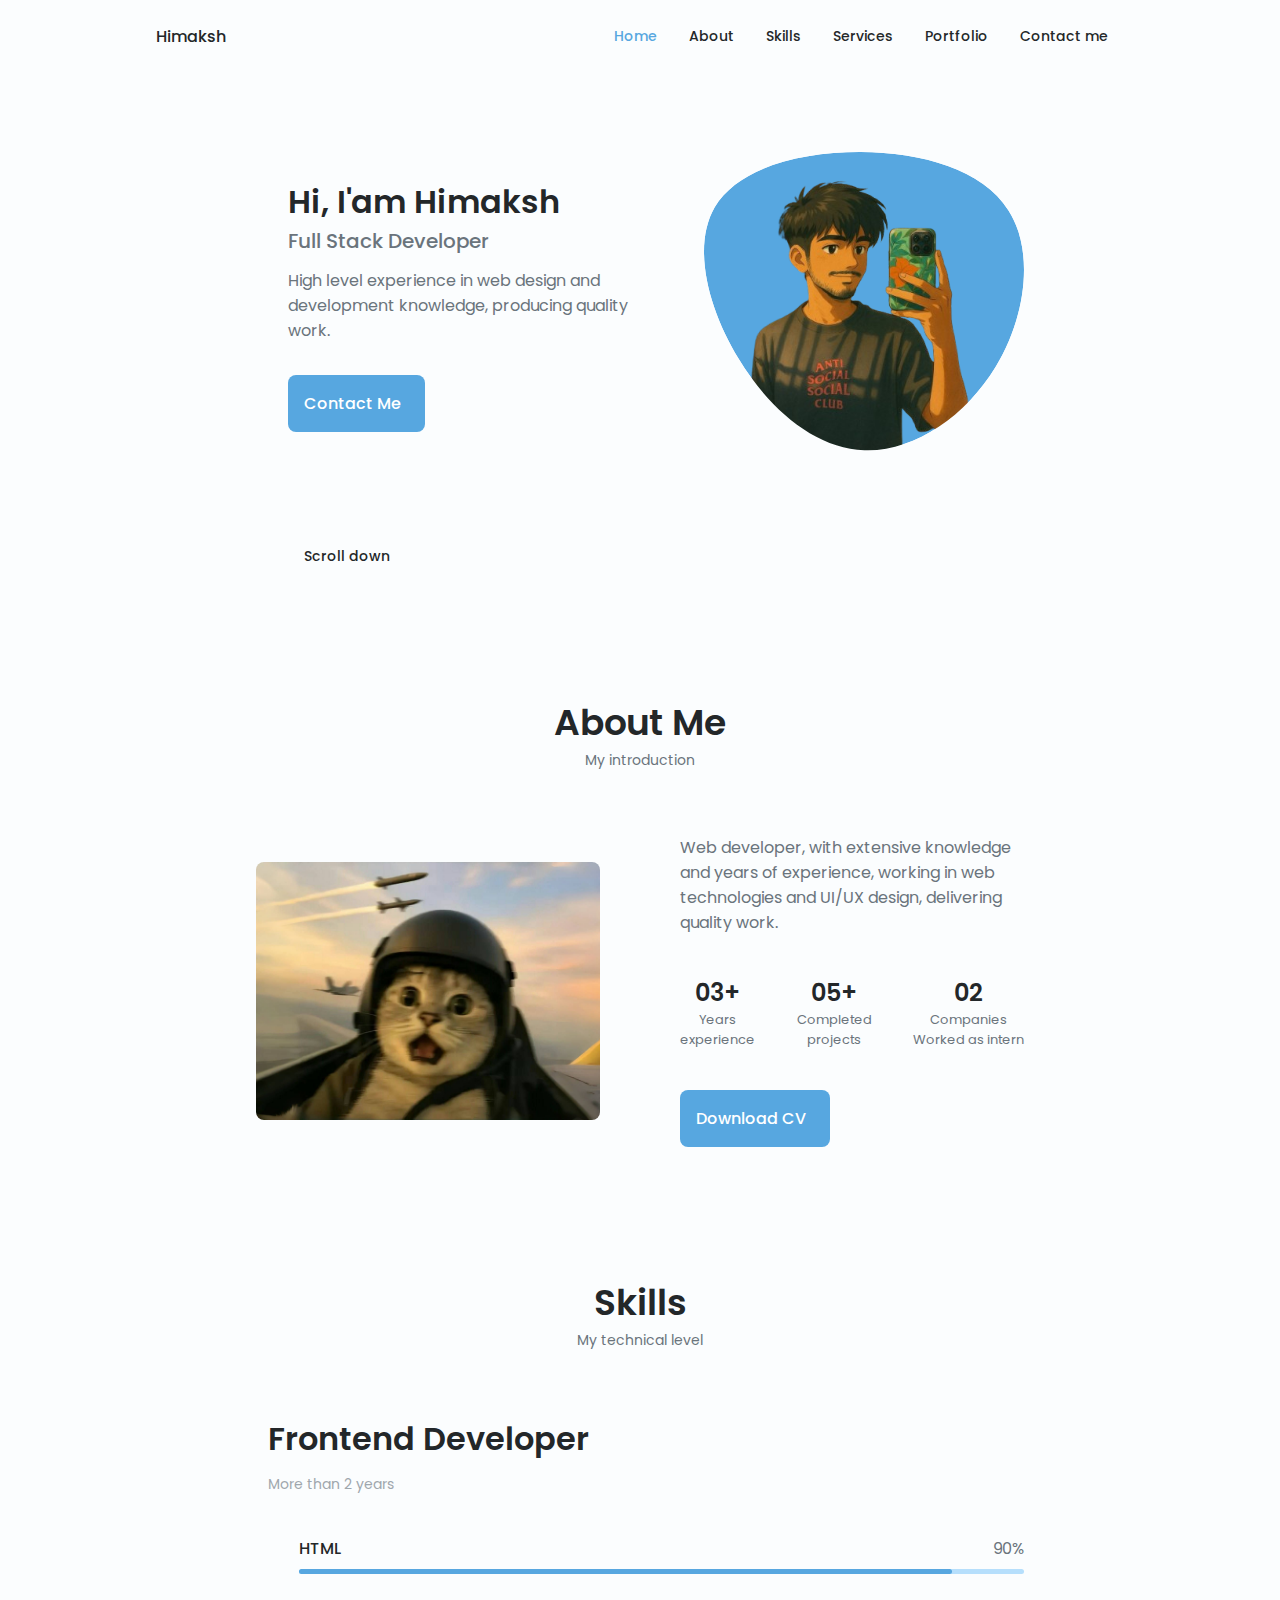
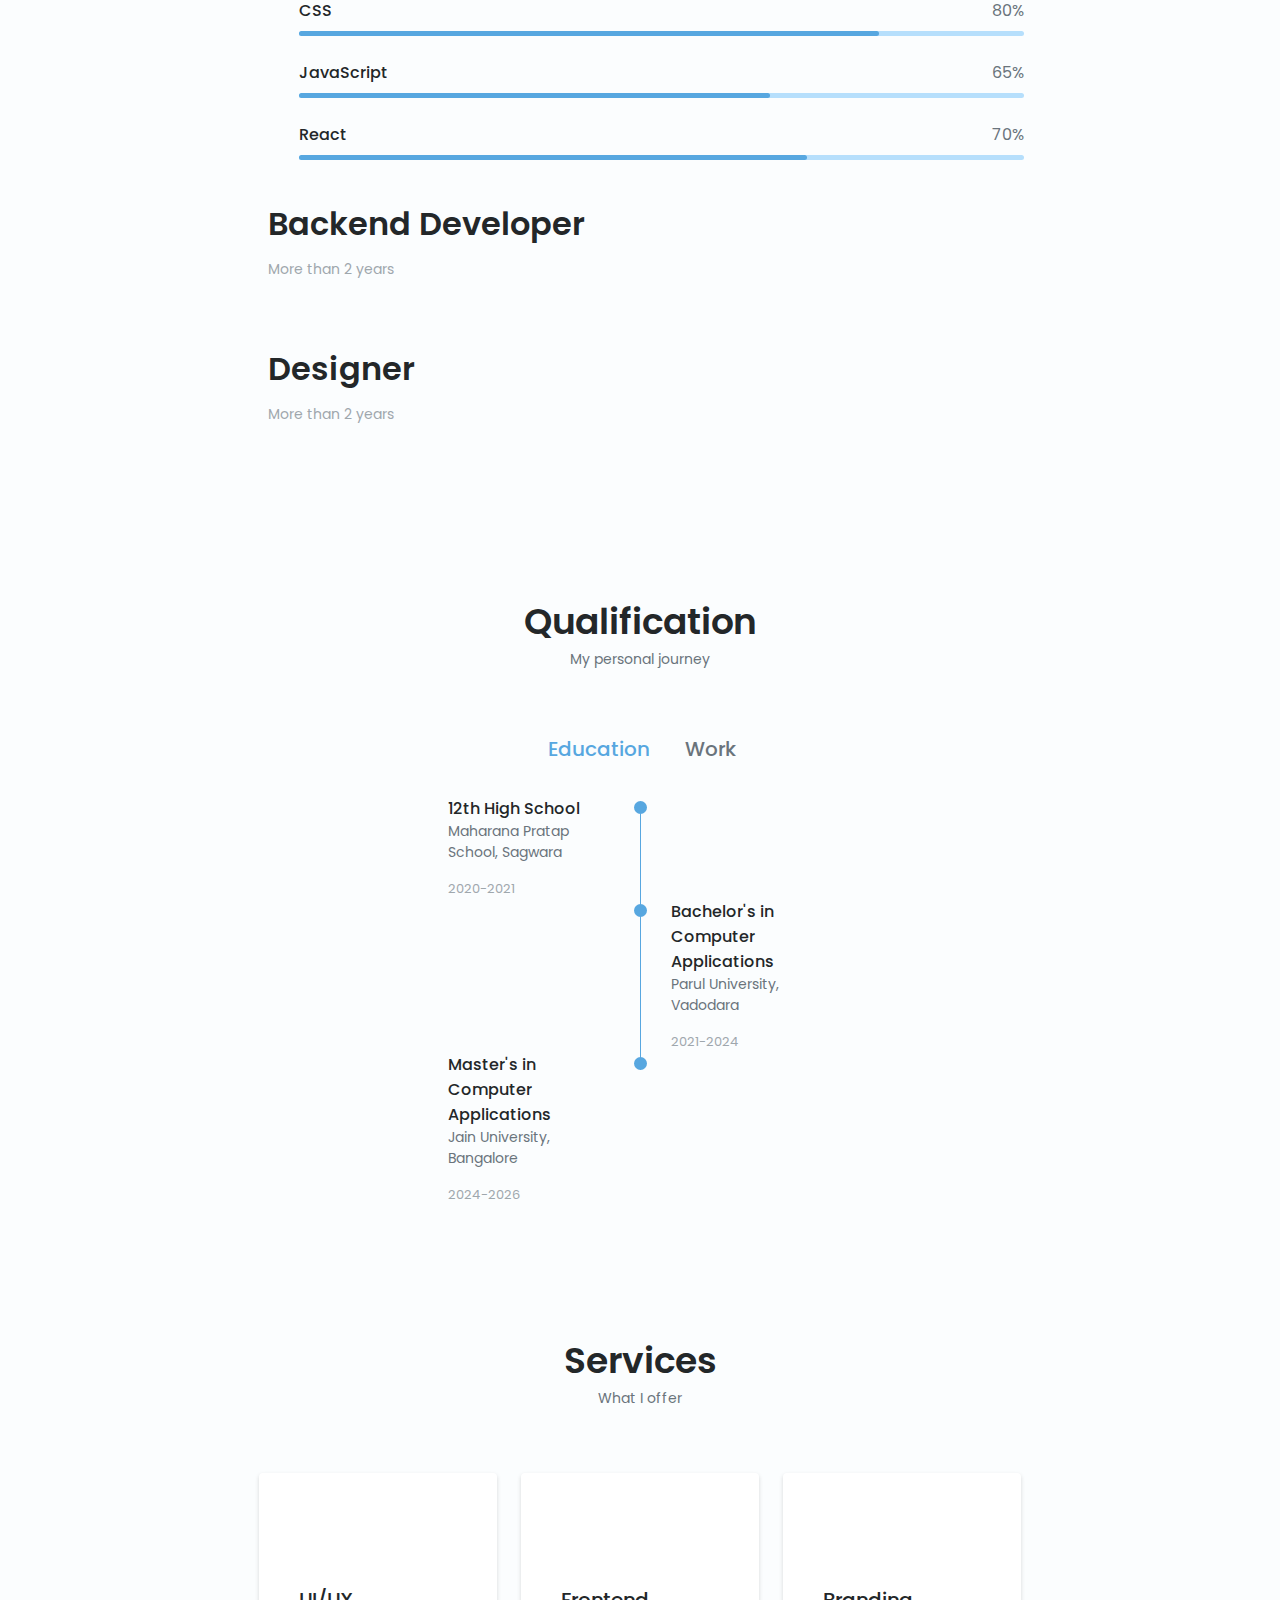
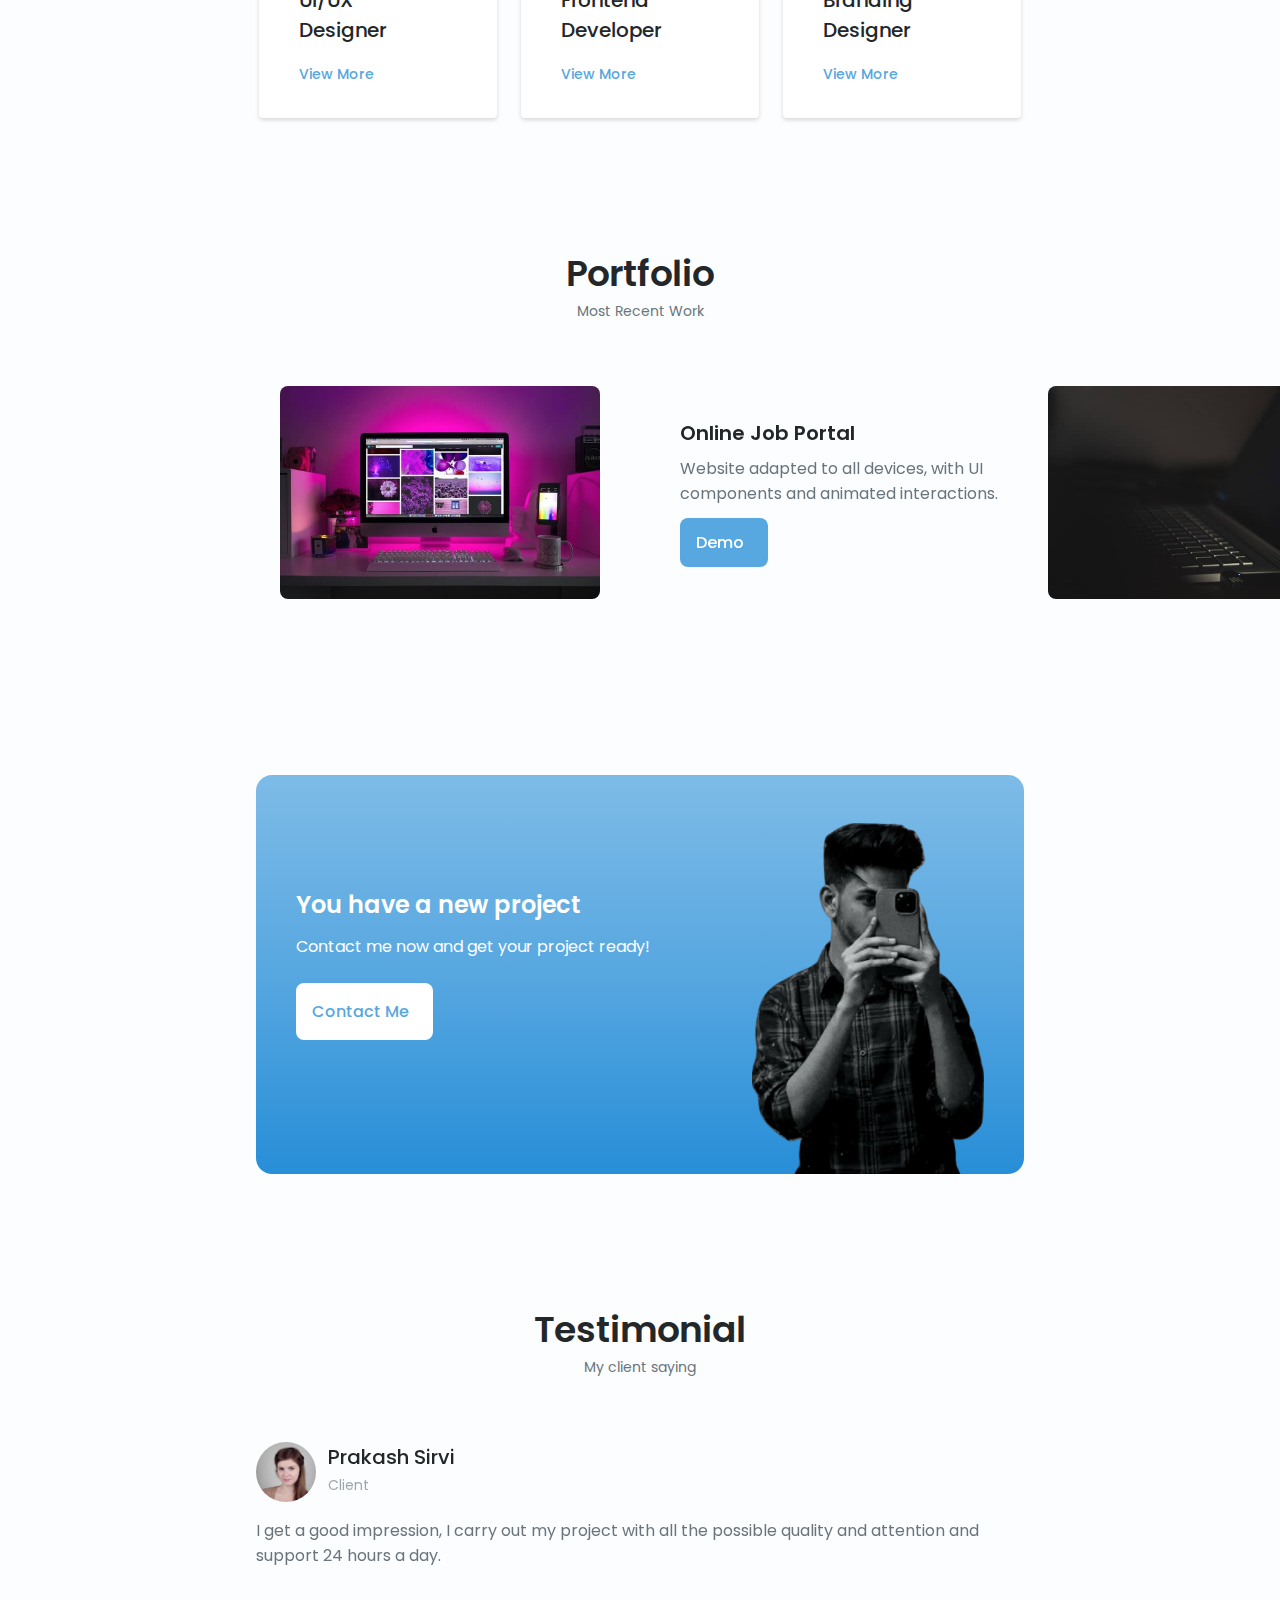
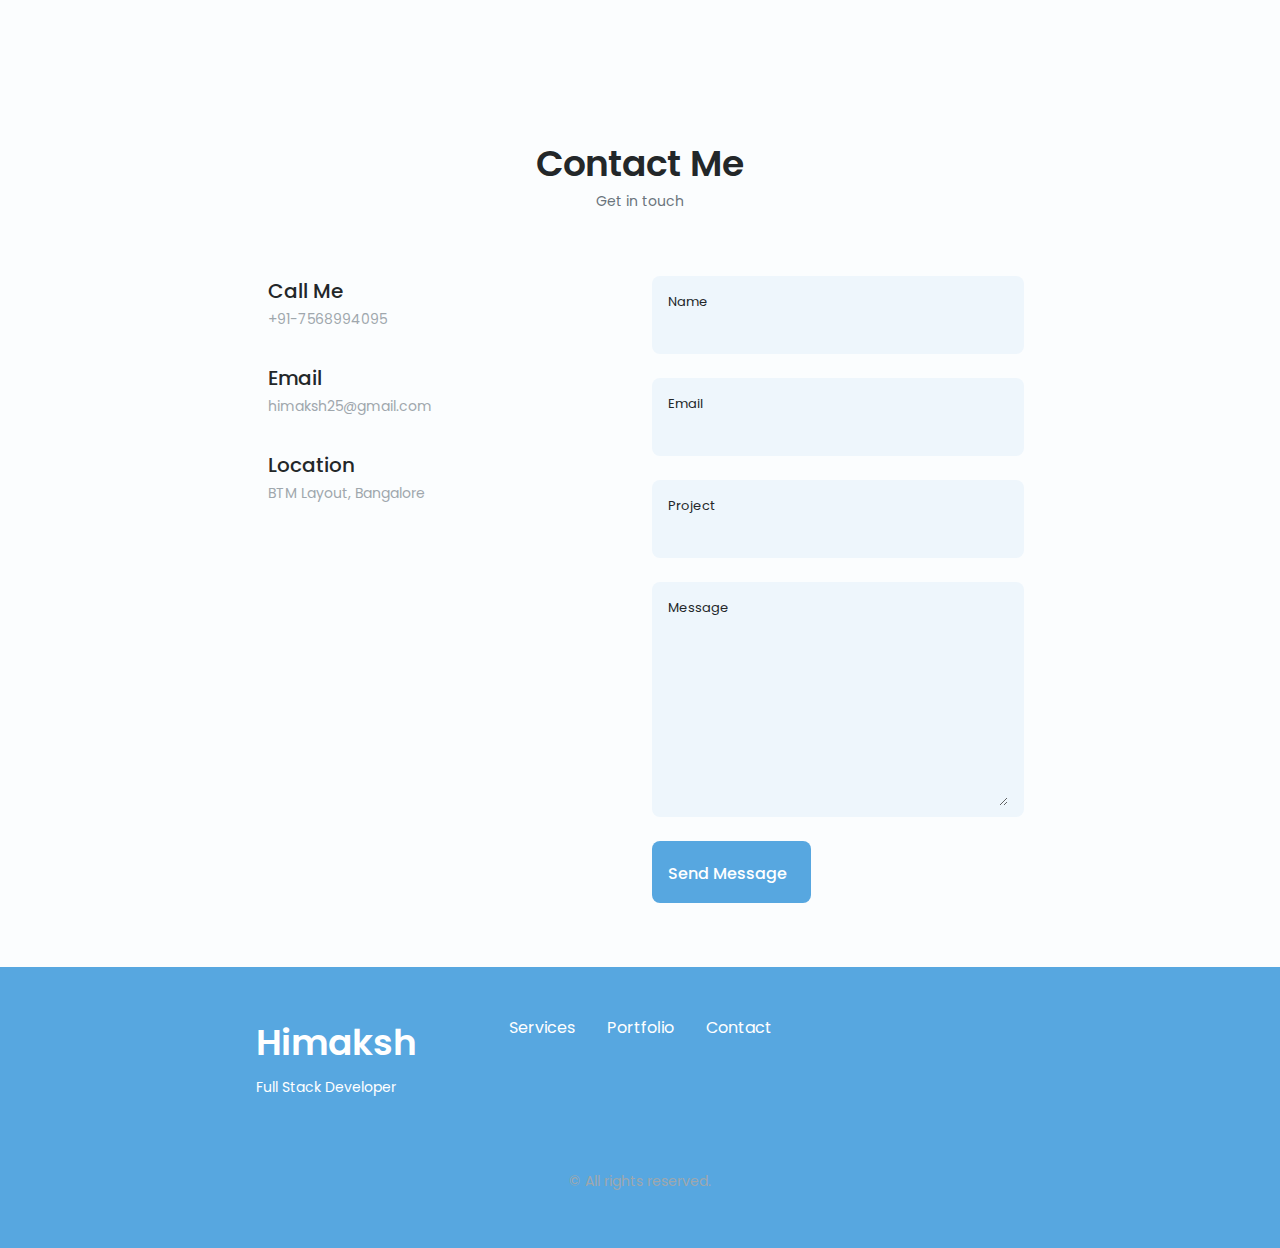
<file: index.html>
<!DOCTYPE html>
    <html lang="en">
    <head>
        <meta charset="UTF-8">
        <meta name="viewport" content="width=device-width, initial-scale=1.0">

        <!--==================== UNICONS ====================-->
        <link rel="stylesheet" href="https://unicons.iconscout.com/release/v4.0.8/css/line.css">
        
        <!--==================== SWIPER CSS ====================-->
        <link rel="stylesheet" href="assets/css/swiper-bundle.min.css">
        
        <!--==================== CSS ====================-->
        <link rel="stylesheet" href="assets/css/styles.css">

        <title>Responsive Portfolio Website</title>
    </head>
    <body>
        <!--==================== HEADER ====================-->
        <header class="header" id="header">
            <nav class="nav container"> 
                <a href="#" class="nav__logo">Himaksh</a>

                <div class="nav__menu" id="nav-menu">
                    <ul class="nav__list grid">
                        <list class="nav__item">
                            <a href="#home" class="nav__link active-link">
                                <i class="uil uil-estate nav__icon"></i> Home
                            </a>
                        </list>
                        <list class="nav__item">
                            <a href="#about" class="nav__link">
                                <i class="uil uil-user nav__icon"></i> About
                            </a>
                        </list>
                        <list class="nav__item">
                            <a href="#skills" class="nav__link">
                                <i class="uil uil-file-alt nav__icon"></i> Skills
                            </a>
                        </list>
                        <list class="nav__item">
                            <a href="#services" class="nav__link">
                                <i class="uil uil-briefcase nav__icon"></i> Services
                            </a>
                        </list>
                        <list class="nav__item">
                            <a href="#portfolio" class="nav__link">
                                <i class="uil uil-scenery nav__icon"></i> Portfolio
                            </a>
                        </list>
                        <list class="nav__item">
                            <a href="#contact" class="nav__link">
                                <i class="uil uil-message nav__icon"></i> Contact me
                            </a>
                        </list>
                    </ul>
                    <i class="uil uil-times nav__close" id="nav-close"></i>
                </div>
                <div class="nav__btns">
                    <!-- Theme change button -->
                     <i class="uil uil-moon change-theme" id="theme-button"></i>
                    <div class="nav__toggle" id="nav-toggle">
                        <i class="uil uil-apps"></i>
                    </div>
                </div>
            </nav>
        </header>
        
        <!--==================== MAIN ====================-->
        <main class="main">
            <!--==================== HOME ====================-->
            <section class="home section" id="home">
                <div class="home__container container grid">
                    <div class="home__content grid">
                      <div class = "home__social">
                            <a href="https://www.linkedin.com/in/himaksh-yadav-49411924b?utm_source=share&utm_campaign=share_via&utm_content=profile&utm_medium=ios_app" target="_blank" class = "home__social-icon">
                                <i class="uil uil-linkedin"></i>
                           </a>

                           <a href="https://dribble.com/" target="_blank" class = "home__social-icon">
                               <i class="uil uil-dribbble"></i>
                           </a>

                           <a href="https://github.com/" target="_blank" class = "home__social-icon">
                               <i class="uil uil-github-alt"></i>
                           </a>
                        </div>

                        <div class="home__img">
                            <svg class="home__blob" viewBox="0 0 200 187" xmlns="http://www.w3.org/2000/svg" xmlns:xlink="http://www.w3.org/1999/xlink">
                                <mask id="mask0" mask-type="alpha">
                                    <path d="M190.312 36.4879C206.582 62.1187 201.309 102.826 182.328 134.186C163.346 165.547 
                                    130.807 187.559 100.226 186.353C69.6454 185.297 41.0228 161.023 21.7403 129.362C2.45775 
                                    97.8511 -7.48481 59.1033 6.67581 34.5279C20.9871 10.1032 59.7028 -0.149132 97.9666 
                                    0.00163737C136.23 0.303176 174.193 10.857 190.312 36.4879Z"/>
                                </mask>
                                <g mask="url(#mask0)">
                                    <path d="M190.312 36.4879C206.582 62.1187 201.309 102.826 182.328 134.186C163.346 
                                    165.547 130.807 187.559 100.226 186.353C69.6454 185.297 41.0228 161.023 21.7403 
                                    129.362C2.45775 97.8511 -7.48481 59.1033 6.67581 34.5279C20.9871 10.1032 59.7028 
                                    -0.149132 97.9666 0.00163737C136.23 0.303176 174.193 10.857 190.312 36.4879Z"/>
                                    <image class="home__blob-img" x='0' y='-60' href="assets/img/himaksh.png"/>
                                </g>
                            </svg>
                        </div>
                         <div class = "home__data">
                            <h1 class="home__title">Hi, I'am Himaksh</h1>
                            <h3 class = "home__subtitle"> Full Stack Developer </h3>
                            <p class = "home__description">High level experience in web design and 
                            development knowledge, producing quality work.</p>
                            <a href = "#contact" class="button button--flex">
                            Contact Me <i class="uil uil-message button__icon"></i> 
                            </a>
                         </div>
                    </div>
                       
                    <div class="home__scroll">
                        <a href="#about" class="home__scroll-button button--flex">
                            <i class="uil uil-mouse-alt home__scroll-mouse"></i>
                            <span class="home__scroll-name">Scroll down</span>
                            <i class="uil uil-arrow-down home__scroll-arrow"></i>
                        </a>
                    </div>
                </div>
                
            </section>

            <!--==================== ABOUT ====================-->
            <section class="about section" id="about">
                <h2 class="section__title">About Me</h2>
                <span class="section__subtitle">My introduction</span>

                <div class="about__container container grid">
                    <img src="assets/img/cat.jpg" alt="" class="about__img">
                    
                    <div class="about__data">
                        <p class="about__description">Web developer, with extensive knowledge and years of
                            experience, working in web technologies and UI/UX design, delivering quality work.
                        </p>
                        <div class="about__info">
                            <div>
                                <span class="about__info-title">03+</span>
                                <span class="about__info-name">Years <br> experience</span>
                            </div>

                            <div>
                                <span class="about__info-title">05+</span>
                                <span class="about__info-name">Completed <br> projects</span>
                            </div>

                            <div>
                                <span class="about__info-title">02</span>
                                <span class="about__info-name">Companies <br> Worked as intern</span>
                            </div>
                        </div>
                        <div class="about__buttons">
                            <a download="" href="assets/pdf/Outbox_Resume.pdf" class="button button--flex">
                                Download CV<i class="uil uil-download-alt button__icon"></i>
                            </a>
                        </div>
                    </div>
                </div>
            </section>

            <!--==================== SKILLS ====================-->
            <section class="skills section" id="skills">
                <h2 class="section__title">Skills</h2>
                <span class="section__subtitle">My technical level</span>

                <div class="skills_container container grid">
                    <div>
                        <!--==================== SKILL 1====================-->
                        <div class="skills__content skills__open">
                            <div class="skills__header">
                                <i class="uil uil-brackets-curly skills__icon"></i>
                                
                                <div>
                                    <h1 class="skills__titles">Frontend Developer</h1>
                                    <span class="skills__subtitle">More than 2 years</span>
                                </div>

                                <i class="uil uil-angle-down skills__arrow"></i>
                            </div>

                            <div class="skills__list grid">
                                <div class="skills__data">
                                    <div class="skills__titles">
                                        <h3 class="skills__name">HTML</h3>
                                        <span class="skills__number">90%</span>  
                                    </div>
                                    <div class="skills__bar">
                                        <span class="skills__percentage skills__html"></span>
                                    </div>
                                </div>

                                <div class="skills__data">
                                    <div class="skills__titles">
                                        <h3 class="skills__name">CSS</h3>
                                        <span class="skills__number">80%</span>  
                                    </div>
                                    <div class="skills__bar">
                                        <span class="skills__percentage skills__css"></span>
                                    </div>
                                </div>

                                <div class="skills__data">
                                    <div class="skills__titles">
                                        <h3 class="skills__name">JavaScript</h3>
                                        <span class="skills__number">65%</span>  
                                    </div>
                                    <div class="skills__bar">
                                        <span class="skills__percentage skills__js"></span>
                                    </div>
                                </div>

                                <div class="skills__data">
                                    <div class="skills__titles">
                                        <h3 class="skills__name">React</h3>
                                        <span class="skills__number">70%</span>  
                                    </div>
                                    <div class="skills__bar">
                                        <span class="skills__percentage skills__react"></span>
                                    </div>
                                </div>
                            </div>                      
                        </div>
                        
                        <!--==================== SKILL 2====================-->
                        <div class="skills__content skills__close">
                            <div class="skills__header">
                                <i class="uil uil-database skills__icon"></i >
                                
                                <div>
                                    <h1 class="skills__titles">Backend Developer</h1>
                                    <span class="skills__subtitle">More than 2 years</span>
                                </div>

                                <i class="uil uil-angle-down skills__arrow"></i>
                            </div>

                            <div class="skills__list grid">
                                <div class="skills__data">
                                    <div class="skills__titles">
                                        <h3 class="skills__name">PHP</h3>
                                        <span class="skills__number">75%</span>  
                                    </div>
                                    <div class="skills__bar">
                                        <span class="skills__percentage skills__php"></span>
                                    </div>
                                </div>

                                <div class="skills__data">
                                    <div class="skills__titles">
                                        <h3 class="skills__name">Node Js</h3>
                                        <span class="skills__number">70%</span>  
                                    </div>
                                    <div class="skills__bar">
                                        <span class="skills__percentage skills__node"></span>
                                    </div>
                                </div>

                                <div class="skills__data">
                                    <div class="skills__titles">
                                        <h3 class="skills__name">Firebase</h3>
                                        <span class="skills__number">75%</span>  
                                    </div>
                                    <div class="skills__bar">
                                        <span class="skills__percentage skills__firebase"></span>
                                    </div>
                                </div>

                                <div class="skills__data">
                                    <div class="skills__titles">
                                        <h3 class="skills__name">Python</h3>
                                        <span class="skills__number">80%</span>  
                                    </div>
                                    <div class="skills__bar">
                                        <span class="skills__percentage skills__python"></span>
                                    </div>
                                </div>
                            </div>                      
                        </div>   
                    </div>

                    <div>
                        <!--==================== SKILL 3====================-->
                        <div class="skills__content skills__close">
                            <div class="skills__header">
                                <i class="uil uil-swatchbook skills__icon"></i>
                                
                                <div>
                                    <h1 class="skills__titles">Designer</h1>
                                    <span class="skills__subtitle">More than 2 years</span>
                                </div>

                                <i class="uil uil-angle-down skills__arrow"></i>
                            </div>

                            <div class="skills__list grid">
                                <div class="skills__data">
                                    <div class="skills__titles">
                                        <h3 class="skills__name">Figma</h3>
                                        <span class="skills__number">90%</span>  
                                    </div>
                                    <div class="skills__bar">
                                        <span class="skills__percentage skills__figma"></span>
                                    </div>
                                </div>

                                <div class="skills__data">
                                    <div class="skills__titles">
                                        <h3 class="skills__name">Sketch</h3>
                                        <span class="skills__number">85%</span>  
                                    </div>
                                    <div class="skills__bar">
                                        <span class="skills__percentage skills__sketch"></span>
                                    </div>
                                </div>

                                <div class="skills__data">
                                    <div class="skills__titles">
                                        <h3 class="skills__name">Photoshop</h3>
                                        <span class="skills__number">85%</span>  
                                    </div>
                                    <div class="skills__bar">
                                        <span class="skills__percentage skills__photoshop"></span>
                                    </div>
                                </div>
                            </div>                      
                        </div>
                    </div>
                </div>
            </section>

            <!--==================== QUALIFICATION ====================-->
            <section class="qualification section">
                <h2 class="section__title">Qualification</h2>
                <span class="section__subtitle">My personal journey</span>

                <div class="qualification__container container">
                    <div class="qualification__tabs">
                        <div class="qualification__button button--flex qualification__active" data-target="#education">
                            <i class="uil uil-graduation-cap qualification__icon"></i>
                            Education
                        </div>

                        <div class="qualification__button button--flex" data-target="#work">
                            <i class="uil uil-briefcase-alt qualification__icon"></i>
                            Work
                        </div>
                    </div>

                    <div class="qualification__sections">
                        <!--==================== QUALIFICATION CONTENT 1 ====================-->
                        <div class="qualification__content qualification__active" data-content id="education">
                            <!--==================== 12th High School ====================-->
                            <div class="qualification__data">
                                <div>
                                    <h3 class="qualification__title">12th High School</h3>
                                    <span class="qualification__subtitle">Maharana Pratap School, Sagwara</span>
                                    <div class="qualification__calendar">
                                        <i class="uil uil-calendar-alt"></i>
                                        2020-2021
                                    </div>
                                </div>

                                <div>
                                    <span class="qualification__rounder"></span>
                                    <span class="qualification__line"></span>
                                </div>
                            </div>

                            <!--==================== BACHELOR'S ====================-->
                            <div class="qualification__data">
                                <div></div>
                                <div>
                                    <span class="qualification__rounder"></span>
                                    <span class="qualification__line"></span>
                                </div>
                                
                                <div>
                                    <h3 class="qualification__title">Bachelor's in Computer Applications</h3>
                                    <span class="qualification__subtitle">Parul University, Vadodara</span>
                                    <div class="qualification__calendar">
                                        <i class="uil uil-calendar-alt"></i>
                                        2021-2024
                                    </div>
                                </div>
                            </div>

                            <!--==================== MASTER'S ====================-->
                            <div class="qualification__data">
                                <div>
                                    <h3 class="qualification__title">Master's in Computer Applications</h3>
                                    <span class="qualification__subtitle">Jain University, Bangalore</span>
                                    <div class="qualification__calendar">
                                        <i class="uil uil-calendar-alt"></i>
                                        2024-2026
                                    </div>
                                </div>
                                <div>
                                    <span class="qualification__rounder"></span>
                                </div>
                            </div>
                        </div>

                        <!--==================== WORK CONTENT ====================-->
                        <div class="qualification__content" data-content id="work">
                            <!--==================== QUALIFICATION 1 ====================-->
                            <div class="qualification__data">
                                <div></div>
                                <div>
                                    <span class="qualification__rounder"></span>
                                    <span class="qualification__line"></span>
                                </div>
                                <div>
                                    <h3 class="qualification__title">Full Stack Developer</h3>
                                    <span class="qualification__subtitle">Calcs Pvt. Ltd.</span>
                                    <div class="qualification__calendar">
                                        <i class="uil uil-calendar-alt"></i>
                                        2023-2024
                                    </div>
                                </div>  
                            </div>

                            <!--==================== FULL STACK DEVELOPER - NEXT AFIELD ====================-->
                            <div class="qualification__data">
                                <div>
                                    <h3 class="qualification__title">Full Stack Developer</h3>
                                    <span class="qualification__subtitle">Next Afield</span>
                                    <div class="qualification__calendar">
                                        <i class="uil uil-calendar-alt"></i>
                                        2025-Current
                                    </div>
                                </div>
                                <div>
                                    <span class="qualification__rounder"></span>
                                </div>
                            </div>
                        </div>
                    </div>
                </div>
            </section>

            <!--==================== SERVICES ====================-->
            <section class="services section" id="services">
                 <h2 class="section__title">Services</h2>
                 <span class="section__subtitle">What I offer</span>

                 <div class="services__container container grid">
                    <!--==================== SERVICE 1 ====================-->
                    <div class="services__content">
                        <div>
                            <i class="uil uil-web-grid services__icon"></i>
                            <h3 class="services__title">UI/UX <br> Designer</h3>
                        </div>

                        <span class="button button--flex button--small button--link services__button">
                            View More
                            <i class="uil uil-arrow-right button__icon"></i>
                        </span>
                        <div class="services__modal">
                            <div class="services__modal-content">
                                <h4 class="services__modal-title">UI/UX <br>Designer</h4>
                                <i class="uil uil-times services__modal-close"></i>

                                <ul class="services__modal-services grid">
                                    <li class="services__modal-service">
                                        <i class="uil uil-check-circle services__modal-icon"></i>
                                        <p>I develop the user interface</p>
                                    </li>

                                    <li class="services__modal-service">
                                        <i class="uil uil-check-circle services__modal-icon"></i>
                                        <p>Web page development</p>
                                    </li>

                                    <li class="services__modal-service">
                                        <i class="uil uil-check-circle services__modal-icon"></i>
                                        <p>I create ux element interactions</p>
                                    </li>

                                    <li class="services__modal-service">
                                        <i class="uil uil-check-circle services__modal-icon"></i>
                                        <p>I position your company brand</p>
                                    </li>
                                </ul>
                            </div>
                        </div>
                    </div>

                    <!--==================== SERVICE 2 ====================-->
                    <div class="services__content">
                        <div>
                            <i class="uil uil-arrow services__icon "></i>
                            <h3 class="services__title">Frontend <br> Developer</h3>
                        </div>

                        <span class="button button--flex button--small button--link services__button">
                            View More
                            <i class="uil uil-arrow-right button__icon"></i>
                        </span>
                        <div class="services__modal">
                            <div class="services__modal-content">
                                <h4 class="services__modal-title">Frontend <br> Developer</h4>
                                <i class="uil uil-times services__modal-close"></i>

                                <ul class="services__modal-services grid">
                                    <li class="services__modal-service">
                                        <i class="uil uil-check-circle services__modal-icon"></i>
                                        <p>I develop the user interface</p>
                                    </li>

                                    <li class="services__modal-service">
                                        <i class="uil uil-check-circle services__modal-icon"></i>
                                        <p>Web page development</p>
                                    </li>

                                    <li class="services__modal-service">
                                        <i class="uil uil-check-circle services__modal-icon"></i>
                                        <p>I create ux element interactions</p>
                                    </li>

                                    <li class="services__modal-service">
                                        <i class="uil uil-check-circle services__modal-icon"></i>
                                        <p>I position your company brand</p>
                                    </li>
                                </ul>
                            </div>
                        </div>
                    </div>

                    <!--==================== SERVICE 3 ====================-->
                    <div class="services__content">
                        <div>
                            <i class="uil uil-pen services__icon"></i>
                            <h3 class="services__title">Branding <br> Designer</h3>
                        </div>

                        <span class="button button--flex button--small button--link services__button">
                            View More
                            <i class="uil uil-arrow-right button__icon"></i>
                        </span>
                        <div class="services__modal">
                            <div class="services__modal-content">
                                <h4 class="services__modal-title">Branding <br> Designer</h4>
                                <i class="uil uil-times services__modal-close"></i>

                                <ul class="services__modal-services grid">
                                    <li class="services__modal-service">
                                        <i class="uil uil-check-circle services__modal-icon"></i>
                                        <p>I develop the user interface</p>
                                    </li>

                                    <li class="services__modal-service">
                                        <i class="uil uil-check-circle services__modal-icon"></i>
                                        <p>Web page development</p>
                                    </li>

                                    <li class="services__modal-service">
                                        <i class="uil uil-check-circle services__modal-icon"></i>
                                        <p>I create ux element interactions</p>
                                    </li>

                                    <li class="services__modal-service">
                                        <i class="uil uil-check-circle services__modal-icon"></i>
                                        <p>I position your company brand</p>
                                    </li>
                                </ul>
                            </div>
                        </div>
                    </div>
                 </div>
            </section>

            <!--==================== PORTFOLIO ====================-->
            <section class="portfolio section" id="portfolio">
                <h2 class="section__title">Portfolio</h2>
                <span class="section__subtitle">Most Recent Work</span>

                <div class="portfolio__container container swiper-container">
                    <div class="swiper-wrapper">
                        <!--==================== PORTFOLIO 1 ====================-->
                        <div class="portfolio__content grid swiper-slide">
                            <img src="assets/img/portfolio1.jpg" alt="" class="portfolio__img">

                            <div class="portfolio__data">
                                <h3 class="portfolio__title">Online Job Portal</h3>
                                <p class="portfolio__description">Website adapted to all devices, with UI components 
                                    and animated interactions.</p>
                                <a href="#" class="button button--flex button--small portfolio__button">
                                    Demo
                                    <i class="uil uil-arrow-right button__icon"></i>
                                </a>
                            </div>
                        </div>

                        <!--==================== PORTFOLIO 2 ====================-->
                        <div class="portfolio__content grid swiper-slide">
                            <img src="assets/img/portfolio2.jpg" alt="" class="portfolio__img">

                            <div class="portfolio__data">
                                <h3 class="portfolio__title">Online Grocery Store</h3>
                                <p class="portfolio__description">Website adapted to all devices, with UI components 
                                    and animated interactions.</p>
                                <a href="#" class="button button--flex button--small portfolio__button">
                                    Demo
                                    <i class="uil uil-arrow-right button__icon"></i>
                                </a>
                            </div>
                        </div>

                        <!--==================== PORTFOLIO 3 ====================-->
                        <div class="portfolio__content grid swiper-slide">
                            <img src="assets/img/portfolio3.jpg" alt="" class="portfolio__img">

                            <div class="portfolio__data">
                                <h3 class="portfolio__title">Car Parking Management System</h3>
                                <p class="portfolio__description">Website adapted to all devices, with UI components 
                                    and animated interactions.</p>
                                <a href="#" class="button button--flex button--small portfolio__button">
                                    Demo
                                    <i class="uil uil-arrow-right button__icon"></i>
                                </a>
                            </div>
                        </div>
                    </div>
                    <!-- Add Arrows -->
                    <div class="swiper-button-next">
                        <i class="uil uil-angle-right-b swiper-porfolio-icon"></i>
                    </div>
                    <div class="swiper-button-prev">
                        <i class="uil uil-angle-left-b swiper-porfolio-icon"></i>
                    </div>

                    <!-- Add Pagination -->
                    <div class="swiper-pagination"></div>
                </div>
            </section>

            <!--==================== PROJECT IN MIND ====================-->
            <section class="project section">
                <div class="project__bg">
                    <div class="project__container container grid">
                        <div class="project__data">
                            <h2 class="project__title">You have a new project</h2>
                            <p class="project__description">Contact me now and get your project ready!</p>
                            <a href="" class="button button--flex button--white">
                                Contact Me
                                <i class="uil uil-message project__icon button__icon"></i>
                            </a>
                        </div>

                        <img src="assets/img/him.png" alt="" class="project__img">
                    </div>
                </div>
            </section>

            <!--==================== TESTIMONIAL ====================-->
            <section class="testimonial section">
                <h2 class="section__title">Testimonial</h2>
                <span class="section__subtitle">My client saying</span>

                <div class="testimonial__container container swiper-container">
                    <div class="swiper-wrapper">
                        <!--==================== TESTIMONIAL 1 ====================-->
                        <div class="testimonial__content swiper-slide">
                            <div class="testimonial__data">
                                <div class="testimonial__header">
                                    <img src="assets/img/testimonial1.jpg" alt="" class="testimonial__img">
                                    <div>
                                        <h3 class="testimonial__name">Prakash Sirvi</h3>
                                        <span class="testimonial__client">Client</span>
                                    </div>
                                </div>

                                <div>
                                    <i class="uil uil-star testimonial__icon-star"></i>
                                    <i class="uil uil-star testimonial__icon-star"></i>
                                    <i class="uil uil-star testimonial__icon-star"></i>
                                    <i class="uil uil-star testimonial__icon-star"></i>
                                    <i class="uil uil-star testimonial__icon-star"></i>
                                </div>
                            </div>

                            <p class="testimonial__description">I get a good impression, I carry
                            out my project with all the possible quality and attention and 
                            support 24 hours a day.
                            </p>
                        </div>

                        <!--==================== TESTIMONIAL 2 ====================-->
                        <div class="testimonial__content swiper-slide">
                            <div class="testimonial__data">
                                <div class="testimonial__header">
                                    <img src="assets/img/testimonial2.jpg" alt="" class="testimonial__img">
                                    <div>
                                        <h3 class="testimonial__name">Md. Samir</h3>
                                        <span class="testimonial__client">Client</span>
                                    </div>
                                </div>

                                <div>
                                    <i class="uil uil-star testimonial__icon-star"></i>
                                    <i class="uil uil-star testimonial__icon-star"></i>
                                    <i class="uil uil-star testimonial__icon-star"></i>
                                    <i class="uil uil-star testimonial__icon-star"></i>
                                    <i class="uil uil-star testimonial__icon-star"></i>
                                </div>
                            </div>

                            <p class="testimonial__description">Amazing service! My project was completed just 
                                how I wanted. The support was always available, 
                                and every detail was handled with care.
                            </p>
                        </div>

                        <!--==================== TESTIMONIAL 3 ====================-->
                        <div class="testimonial__content swiper-slide">
                            <div class="testimonial__data">
                                <div class="testimonial__header">
                                    <img src="assets/img/testimonial3.jpg" alt="" class="testimonial__img">
                                    <div>
                                        <h3 class="testimonial__name">Archita Mishra</h3>
                                        <span class="testimonial__client">Client</span>
                                    </div>
                                </div>

                                <div>
                                    <i class="uil uil-star testimonial__icon-star"></i>
                                    <i class="uil uil-star testimonial__icon-star"></i>
                                    <i class="uil uil-star testimonial__icon-star"></i>
                                    <i class="uil uil-star testimonial__icon-star"></i>
                                    <i class="uil uil-star testimonial__icon-star"></i>
                                </div>
                            </div>

                            <p class="testimonial__description">I’m really happy with the outcome. The project was done 
                                with great quality and attention. I always got quick responses 
                                and support whenever I needed.
                            </p>
                        </div>
                    </div>
                    <div class="swiper-pagination swiper-pagination-testimonial"></div>
                </div>
            </section>

            <!--==================== CONTACT ME ====================-->
            <section class="contact section" id="contact">
                <h2 class="section__title">Contact Me</h2>
                <span class="section__subtitle">Get in touch</span>

                <div class="contact__container container grid">
                    <div>
                        <div class="contact__information">
                            <i class="uil uil-phone contact__icon"></i>

                            <div>
                                <h3 class="contact__title">Call Me</h3>
                                <span class="contact__subtitle">+91-7568994095</span>
                            </div>
                        </div>

                        <div class="contact__information">
                            <i class="uil uil-envelope contact__icon"></i>

                            <div>
                                <h3 class="contact__title">Email</h3>
                                <span class="contact__subtitle">himaksh25@gmail.com</span>
                            </div>
                        </div>

                        <div class="contact__information">
                            <i class="uil uil-map-marker contact__icon"></i>

                            <div>
                                <h3 class="contact__title">Location</h3>
                                <span class="contact__subtitle">BTM Layout, Bangalore</span>
                            </div>
                        </div>
                    </div>

                    <form action="" class="contact__form grid">
                        <div class="contact__inputs grid">
                            <div class="contact__content">
                                <label for="" class="contact__label">Name</label>
                                <input type="text" class="contact__input">
                            </div>
                            <div class="contact__content">
                                <label for="" class="contact__label">Email</label>
                                <input type="email" class="contact__input">
                            </div>
                        </div>
                        <div class="contact__content">
                                <label for="" class="contact__label">Project</label>
                                <input type="text" class="contact__input">
                        </div>
                        <div class="contact__content">
                                <label for="" class="contact__label">Message</label>
                                <textarea name="" id="" cols="0" rows="7" class="contact__input"></textarea>
                        </div>

                        <div>
                            <a href="" class="button button-flex">
                                Send Message
                                <i class="uil uil-message button__icon"></i>
                            </a>
                        </div>
                    </form>
                </div>
            </section>
        </main>

        <!--==================== FOOTER ====================-->
        <footer class="footer">
            <div class="footer__bg">
                <div class="footer__container container grid">
                    <div>
                        <h1 class="footer__title">Himaksh</h1>
                        <span class="footer__subtitle">Full Stack Developer</span>
                    </div>

                    <ul class="footer__links">
                        <li>
                            <a href="#services" class="footer__link">Services</a>
                        </li>
                        <li>
                            <a href="#portfolio" class="footer__link">Portfolio</a>
                        </li>
                        <li>
                            <a href="#contact" class="footer__link">Contact</a>
                        </li>
                    </ul>
                    <div class="footer__socials">
                        <a href="https://www.instagram.com/himakshhhhh" target="_blank" class="footer__social">
                            <i class="uil uil-instagram"></i>
                        </a>

                        <a href="https://x.com/himakshyadav1?s=11" target="_blank" class="footer__social">
                            <i class="uil uil-twitter-alt"></i>
                        </a>

                        <a href="https://discord.com/users/YourUserID" target="_blank" class="footer__social">
                            <i class="uil uil-discord"></i>
                        </a>
                    </div>
                </div>
                <p class="footer__copy">&#169; All rights reserved.</p>
            </div>
        </footer>
        
        <!--==================== SCROLL TOP ====================-->
        <a href="#" class="scrollup" id="scroll-up">
            <i class="uil uil-arrow-up scrollup__icon"></i>
        </a>

        <!--==================== SWIPER JS ====================-->
        <script src="assets/js/swiper-bundle.min.js"></script>

        <!--==================== MAIN JS ====================-->
        <script src="assets/js/main.js"></script>
    </body>
</html>
</file>
<file: assets/css/styles.css>
/*==================== GOOGLE FONTS ====================*/
@import url("https://fonts.googleapis.com/css2?family=Poppins:wght@400;500;600&display=swap");

/*==================== VARIABLES CSS ====================*/
:root {
    --header-height: 3rem;

    /*========== Colors ==========*/
    /* Change favorite color */
    --hue-color: 205; /*Purple 250 - Green 142 - Blue 230 - Pink 340*/

    /* HSL color mode */
    --first-color: hsl(var(--hue-color), 69%, 61%);
    --first-color-second: hsl(var(--hue-color), 69%, 61%);
    --first-color-alt: hsl(var(--hue-color), 55%, 35%); /* darker, more muted alt */
    --first-color-lighter: hsl(var(--hue-color), 92%, 85%);
    --title-color: hsl(var(--hue-color), 8%, 15%);
    --text-color: hsl(var(--hue-color), 8%, 45%);
    --text-color-light: hsl(var(--hue-color), 8%, 65%);
    --input-color: hsl(var(--hue-color), 70%, 96%);
    --body-color: hsl(var(--hue-color), 60%, 99%);
    --container-color: #fff;
    --scroll-bar-color: hsl(var(--hue-color), 12%, 90%);
    --scroll-thumb-color: hsl(var(--hue-color), 12%, 80%);

    /*========== Font and typography ==========*/
    --body-font: 'Poppins', sans-serif;

    /* .5rem = 8px, 1rem = 16px, 1.5rem = 24px ... */
    --big-font-size: 2rem;
    --h1-font-size: 1.5rem;
    --h2-font-size: 1.25rem;
    --h3-font-size: 1.125rem;
    --normal-font-size: .938rem;
    --small-font-size: .813rem;
    --smaller-font-size: .75rem;

    /*========== Font weight ==========*/
    --font-medium: 500;
    --font-semi-bold: 600;

    /*========== Margenes Bottom ==========*/
    /* .25rem = 4px, .5rem = 8px, .75rem = 12px ... */
    --mb-0-25: .25rem;
    --mb-0-5: .5rem;
    --mb-0-75: .75rem;
    --mb-1: 1rem;
    --mb-1-5: 1.5rem;
    --mb-2: 2rem;
    --mb-2-5: 2.5rem;
    --mb-3: 3rem;

    /*========== z index ==========*/
    --z-tooltip: 10;
    --z-fixed: 100;
    --z-modal: 1000;
}

/* Font size for large devices */
@media screen and (min-width: 968px) {
    :root {
        --big-font-size: 3rem;
        --h1-font-size: 2.25rem;
        --h2-font-size: 1.5rem;
        --h3-font-size: 1.25rem;
        --normal-font-size: 1rem;
        --small-font-size: .875rem;
        --smaller-font-size: .813rem;
    }
}

/*========== Variables Dark theme ==========*/
body.dark-theme{
  /* HSL color mode */
    --first-color-second: hsl(var(--hue-color), 30%, 8%);
    --title-color: hsl(var(--hue-color), 8%, 95%);
    --text-color: hsl(var(--hue-color), 8%, 75%);
    --input-color: hsl(var(--hue-color), 29%, 16%);
    --body-color: hsl(var(--hue-color), 28%, 12%);
    --container-color: hsl(var(--hue-color), 29%, 16%);
    --scroll-bar-color: hsl(var(--hue-color), 12%, 48%);
    --scroll-thumb-color: hsl(var(--hue-color), 12%, 36%);

    --background-gradient: linear-gradient(to bottom,
    hsl(var(--hue-color), 69%, 40%),  /* lighter for dark mode */
    hsl(var(--hue-color), 69%, 30%),  /* base for dark mode */
    hsl(var(--hue-color), 69%, 20%)   /* darker for dark mode */
    );
}

/*========== Button Dark/Light ==========*/
.nav__btns{
  display: flex;
  align-items: center;
}

.change-theme{
  font-size: 1.25rem;
  color: var(--title-color);
  margin-right: var(--mb-1);
  cursor: pointer;
}

.change-theme:hover{
  color: var(--first-color);
}

/*==================== BASE ====================*/
* {
  box-sizing: border-box;
  padding: 0;
  margin: 0;
}

html {
  scroll-behavior: smooth;
}

body {
  margin: 0 0 var(--header-height) 0;
  font-family: var(--body-font);
  font-size: var(--normal-font-size);
  background-color: var(--body-color);
  color: var(--text-color);
}

h1, h2, h3, h4 {
  color: var(--title-color);
  font-weight: var(--font-semi-bold);
}

ul {
  list-style: none;
}

a {
  text-decoration: none;
}

img {
  max-width: 100%;
  height: auto;
}

/*==================== REUSABLE CSS CLASSES ====================*/
.section {
  padding: 2rem 0 4rem;
}

.section__title {
  font-size: var(--h1-font-size);
  color: var(--title-color);
}

.section__subtitle {
  display: block;
  font-size: var(--small-font-size);
  margin-bottom: var(--mb-3);
}

.section__title, 
.section__subtitle {
  text-align: center;
}

/*==================== LAYOUT ====================*/
.container {
  max-width: 768px;
  margin-left: var(--mb-1-5);
  margin-right: var(--mb-1-5);
}

.grid {
  display: grid;
  gap: 1.5rem;
}

.header {
  width: 100%;
  position: fixed;
  bottom: 0;
  left: 0;
  z-index: var(--z-fixed);
  background-color: var(--body-color);
}

/*==================== NAV ====================*/
.nav{
  max-width: 968px;
  height: var(--header-height);
  display: flex;
  justify-content: space-between;
  align-items: center;
}

.nav__logo,
.nav__toggle{
  color: var(--title-color);
  font-weight: var(--font-medium);
}

.nav__logo:hover{
  color: var(--first-color);
}

.nav__toggle{
  font-size: 1.1rem;
  cursor: pointer;
}

.nav__toggle:hover{
  color: var(--first-color); 
}

@media screen and (max-width: 767px){
  .nav__menu{
    position: fixed;
    bottom: -100%;
    left: 0;
    width: 100%;
    background-color: var(--body-color);
    padding: 2rem 1.5rem 4rem;
    box-shadow: 0 -1px 4px rgba(0, 0, 0, .15);
    border-radius: 1.5rem 1.5rem 0 0;
    transition: .3s;
  }
}

.nav__list{
  grid-template-columns: repeat(3, 1fr);
  gap: 2rem;
}

.nav__link{
  display: flex;
  flex-direction: column;
  align-items: center;
  font-size: var(--small-font-size);
  color: var(--title-color);
  font-weight: var(--font-medium);
}

.nav__link:hover{
  color: var(--first-color);
}

.nav__icon{
  font-size: 1.2rem;
}

.nav__close{
  position: absolute;
  right: 1.3rem;
  bottom: .5rem;
  font-size: 1.5rem;
  cursor: pointer;
  color: var(--first-color);
}

.nav__close:hover{
  color:var(--first-color-alt);
}

/* show menu */
.show-menu{
  bottom: 0;
}

/* Active link */
.active-link{
  color: var(--first-color);
}

/* Change background header */
.scroll-header{
  box-shadow: 0 -1px 4px rgba(0, 0, 0, .15);
}

/*==================== HOME ====================*/
.home__container{
  gap: 1rem;
}

.home__content{
  grid-template-columns: .5fr 3fr;
  padding-top: 3.5rem;
  align-items: center;
}

.home__social{
  display: grid;
  grid-template-columns: max-content;
  row-gap: 1rem;
}

.home__social-icon{
  font-size: 1.25rem;
  color: var(--first-color);
}

.home__social-icon:hover{
  color: var(--first-color-alt);
}

.home__blob{
  width: 200px;
  fill: var(--first-color);
}

.home__blob-img{
  width: 200px;
}

.home__img{
  margin-left: px;
}

.home__data{
  grid-column: 1/3;
}

.home_title{
  font-size: var(--big-font-size);
}

.home__subtitle{
  font-size: var(--h3-font-size);
  color: var(--text-color);
  font-weight: var(--font-medium);
  margin-bottom: var(--mb-0-75);
}

.home__description{
  margin-bottom: var(--mb-2);
}

.home__scroll{
  display: none;
}

.home__scroll-button{
  color: var(--first-color);
  transition: .3s;
}

.home__scroll-button:hover{
  transform: translateY(.25rem);
}

.home__scroll-mouse{
  font-size: 2rem;
}

.home__scroll-name{
  font-size: var(--small-font-size);
  color: var(--title-color);
  font-weight: var(--font-medium);
  margin-right: var(--mb-0-25);
}

.home__scroll-arrow{
  font-size: 1.25rem;
}

/*==================== BUTTONS ====================*/
.button{
  display: inline-block;
  background-color: var(--first-color);
  color: #fff;
  padding: 1rem;
  border-radius: 0.5rem;
  font-weight: var(--font-medium);
}

.button:hover{
  background-color: var(--first-color-alt);
}

.button__icon{
  font-size: 1.25rem;
  margin-left: var(--mb-0-5);
  transition: 0.3s;
}

.button--white{
  background-color: #fff;
  color: var(--first-color);
}

.button--white:hover{
  background-color: #fff;
}

.button--flex{
  display: inline-flex;
  align-items: center;
}

.button--small{
  padding: .75rem 1rem;
}

.button--link{
  padding: 0;
  background-color: transparent;
  color: var(--first-color);
}

.button--link:hover{
  background-color: transparent;
  color: var(--first-color-alt);
}
/*==================== ABOUT ====================*/
.about__img{
  width: 200px;
  border-radius: .5rem;
  justify-self: center;
  align-self: center;
}

.about__description{
  text-align: center;
  margin-bottom: var(--mb-2-5);
}

.about__info{
  display: flex;
  justify-content: space-evenly;
  margin-bottom: var(--mb-2-5);
}

.about__info-title{
  font-size: var(--h2-font-size);
  font-weight: var(--font-semi-bold);
  color: var(--title-color);
}

.about__info-name{
  font-size: var(--smaller-font-size);
}

.about__info-title,
.about__info-name{
  display: block;
  text-align: center;
}

.about__buttons{
  display: flex;
  justify-content: center;
}

/*==================== SKILLS ====================*/
.skills__container{
  row-gap: 0;
}

.skills__header{
  display: flex;
  align-items: center;
  margin-bottom: var(--mb-2-5);
  cursor: pointer;
}

.skills__icon,
.skills__arrow{
  font-size: 2rem;
  color: var(--first-color);
}

.skills__icon{
  margin-right: var(--mb-0-75);
}

.skills__title{
  font-size: var(--h3-font-size);
}

.skills__subtitle{
  font-size: var(--small-font-size);
  color: var(--text-color-light);
}

.skills__arrow{
  margin-left: auto;
  transition: .4s;
}

.skills__list{
  row-gap: 1.5rem;
  padding-left: 2.7rem;
}

.skills__titles{
  display: flex;
  justify-content: space-between;
  margin-bottom: var(--mb-0-5);
}

.skills__name{
  font-size: var(--normal-font-size);
  font-weight: var(--font-medium);
}

.skills__bar,
.skills__percentage{
  height: 5px;
  border-radius: .25rem;
}

.skills__bar{
  background-color: var(--first-color-lighter);
}
.skills__percentage{
  display: block;
  background-color: var(--first-color);
}

.skills__html{
  width: 90%
}

.skills__css{
  width: 80%;
}

.skills__js{
  width: 65%;
}

.skills__react{
  width: 70%;
}

.skills__php{
  width: 75%
}

.skills__node{
  width: 70%;
}

.skills__firebase{
  width: 75%;
}

.skills__python{
  width: 80%;
}

.skills__figma{
  width: 70%;
}

.skills__sketch{
  width: 75%;
}

.skills__photoshop{
  width: 80%;
}

.skills__close .skills__list{
  height: 0;
  overflow: hidden;
}

.skills__open .skills__list{
  height: max-content;
  margin-bottom: var(--mb-2-5);
}

.skills__open .skills__arrow{
  transform: rotate(-180deg);
}

/*==================== QUALIFICATION ====================*/
.qualification__tabs{
  display: flex;
  justify-content: space-evenly;
  margin-bottom: var(--mb-2);
}

.qualification__button{
  font-size: var(--h3-font-size);
  font-weight: var(--font-medium);
  cursor: pointer;
}

.qualification__button:hover{
  color: var(--first-color);
}

.qualification__icon{
  font-size: 1.8rem;
  margin-right: var(--mb-0-25);
}

.qualification__data{
  display: grid;
  grid-template-columns: 1fr max-content 1fr;
  column-gap: 1.5rem;
}

.qualification__title{
  font-size: var(--normal-font-size);
  font-weight: var(--font-medium);
}

.qualification__subtitle{
  display: inline-block;
  font-size: var(--small-font-size);
  margin-bottom: var(--mb-1);
}

.qualification__calendar{
  font-size: var(--smaller-font-size);
  color: var(--text-color-light);
}

.qualification__rounder{
  display: inline-block;
  width: 13px;
  height: 13px;
  background-color: var(--first-color);
  border-radius: 50%;
}

.qualification__line{
  display: block;
  width: 1px;
  height: 100%;
  background-color: var(--first-color);
  transform: translate(6px, -7px);
}

.qualification [data-content]{
  display: none;
}

.qualification__active[data-content]{
  display: block;
}

.qualification__button.qualification__active{
  color: var(--first-color);
}

/*==================== SERVICES ====================*/
.services__container{
  gap: 1.5rem;
  grid-template-columns: repeat(2, 1fr);
}

.services__content{
  position: relative;
  background-color: var(--container-color);
  padding: 3.5rem .5rem 1.25rem 1.5rem;
  border-radius: .25rem;
  box-shadow: 0 2px 4px rgba(0, 0, 0, .15);
  transition: .3s;
}

.services__content:hover{
  box-shadow: 0 4px 8px rgba(0, 0, 0, .15);
}

.services__icon{
  display: block;
  font-size: 1.5rem;
  color: var(--first-color);
  margin-bottom: var(--mb-1);
}

.services__title{
  font-size: var(--h3-font-size);
  margin-bottom: var(--mb-1);
  font-weight: var(--font-medium);
}

.services__button{
  cursor: pointer;
  font-size: var(--small-font-size);
}

.services__button:hover .button__icon{
  transform: translateX(.25rem);
}

.services__modal{
  position:fixed;
  top: 0;
  left: 0;
  right: 0;
  bottom: 0;
  background-color: rgba(0, 0, 0, .5);
  display: flex;
  align-items: center;
  justify-content: center;
  padding: 0 1rem;
  z-index: var(--z-modal);
  opacity: 0;
  visibility: hidden;
  transition: .3s;
}

.services__modal-content{
  position: relative;
  background-color: var(--container-color);
  padding: 1.5rem;
  border-radius: .5rem;
}

.services__modal-services{
  row-gap: 1rem;
}

.services__modal-service{
  display: flex;
}

.services__modal-title{
  font-size: var(--h3-font-size);
  font-weight: var(--font-medium);
  margin-bottom: var(--mb-1-5);
}

.services__modal-close{
  position: absolute;
  top: 1rem;
  right: 1rem;
  font-size: 1.5rem;
  color: var(--first-color);
  cursor: pointer;
}

.services__modal-icon{
  color: var(--first-color);
  margin-right: var(--mb-0-25);
}

/* Active Modal */
.active-modal{
  opacity: 1;
  visibility: visible;
}

/*==================== PORTFOLIO ====================*/
.portfolio__container{
  overflow: initial;
}

.portfolio__content{
  padding: 0 1.5rem;
}

.portfolio__img{
  width: 265px;
  border-radius: .5rem;
  justify-self: center;
}

.portfolio__title{
  font-size: var(--h3-font-size);
  margin-bottom: var(--mb-0-5);
}

.portfolio__description{
  margin-bottom: var(--mb-0-75);
}

.portfolio__button:hover .button__icon{
  transform: translateX(.25rem);
}

.swiper-button-prev::after,
.swiper-button-next::after{
  content:'';
}

.swiper-portfolio-icon{
  font-size: 2rem;
  color: var(--first-color);
}

.swiper-button-prev{
  left: -.5rem;
}

.swiper-button-next{
  right: -.5rem;
}

.swiper-container-horizontal > .swiper-pagination-bullets{
  bottom: -2.5rem;
}

.swiper-pagination-bullet-active{
  background-color: var(--first-color);
}

.swiper-button-prev,
.swiper-button-next,
.swiper-pagination-bullets{
  outline: none;
}

/*==================== PROJECT IN MIND ====================*/
.project{
  text-align: center;
}

.project__bg {
  background: var(--background-gradient, linear-gradient(to bottom,
    hsl(var(--hue-color), 69%, 70%),
    hsl(var(--hue-color), 69%, 61%),
    hsl(var(--hue-color), 69%, 50%)
  ));
  padding-top: 3rem;
}


.project__title{
  font-size: var(--h2-font-size);
  margin-bottom: var(--mb-0-75);
}

.project__description{
  margin-bottom: var(--mb-1-5)
}

.project__title,
.project__description{
  color: #fff;
}

.project__img{
  width: 232px;
  justify-self: center;
}
/*==================== TESTIMONIAL ====================*/
.testimonial__data,
.testimonial__header{
  display: flex;
}

.testimonial__data{
  justify-content: space-between;
  margin-bottom: var(--mb-1);
}

.testimonial__img{
  width: 60px;
  height: 60px;
  border-radius: 50%;
  margin-right: var(--mb-0-75);
}

.testimonial__name{
  font-size: var(--h3-font-size);
  font-weight: var(--font-medium);
}

.testimonial__client{
  font-size: var(--small-font-size);
  color: var(--text-color-light);
}

.testimonial__description{
  margin-bottom: var(--mb-2-5);
}

.testimonial__icon-star{
  color: var(--first-color);
}

.swiper-container .swiper-pagination-testimonial{
  bottom: 0;
}
/*==================== CONTACT ME ====================*/
.contact__container{
  row-gap: 3rem;
}

.contact__information{
  display: flex;
  margin-bottom: var(--mb-2);
}

.contact__icon{
  font-size: 2rem;
  color: var(--first-color);
  margin-right: var(--mb-0-75);
}

.contact__title{
  font-size: var(--h3-font-size);
  font-weight: var(--font-medium);
}

.contact__subtitle{
  font-size: var(--small-font-size);
  color: var(--text-color-light);
}

.contact__content{
  background-color: var(--input-color);
  border-radius: .5rem;
  padding: .75rem 1rem .25rem;
}

.contact__label{
  font-size: var(--smaller-font-size);
  color: var(--title-color);
}

.contact__input{
  width: 100%;
  background-color: var(--input-color);
  color: var(--text-color);
  font-family: var(--body-font);
  font-size: var(--normal-font-size);
  border: none;
  outline: none;
  padding: .25rem .5rem .5rem 0;

}

/*==================== FOOTER ====================*/
.footer{
  padding-top: 2rem;
}

.footer__container{
  row-gap: 3.5rem;
}

.footer__bg{
  background-color: var(--first-color-second);
  padding: 2rem 0 3rem;
}

.footer__title{
  font-size: var(--h1-font-size);
  margin-bottom: var(--mb-0-25);
}

.footer__subtitle{
  font-size: var(--small-font-size);
}

.footer__links{
  display: flex;
  flex-direction: column;
  row-gap: 1.5rem;
}

.footer__link:hover{
  color: var(--first-color-lighter);
}

.footer__social{
  font-size: 1.25rem;
  margin-right: var(--mb-1-5);
  color: var(--first-color-alt);
}

.footer__link:hover{
  color: var(--first-color-lighter);
}

.footer__social{
  font-size: 1.25rem;
  margin-right: var(--mb-1-5)
}

.footer__social:hover{
  color: var(--first-color-lighter);
}

.footer__copy{
  font-size: var(--small-font-size);
  text-align: center;
  color: var(--text-color-light);
  margin-top: var(--mb-3);
}

.footer__title,
.footer__subtitle,
.footer__link,
.footer__social{
  color: #fff ;
}

/*========== SCROLL UP ==========*/
.scrollup{
  position: fixed;
  right: 1rem;
  bottom: -20%;
  background-color: var(--first-color);
  opacity: .8;
  padding: 0 .3rem;
  border-radius: .4rem;
  z-index: var(--z-tooltip);
  transition: .4s;
}

.scrollup:hover{
  background-color: var(--first-color-alt);
}

.scrollup__icon{
  font-size: 1.5rem;
  color: #fff;
}

/* Show scroll */
.show-scroll{
  bottom: 5rem;
}

/*========== SCROLL BAR ==========*/
::-webkit-scrollbar{
  width: .60rem;
  background-color: var(--scroll-bar-color);
  border-radius: .5rem;
}

::-webkit-scrollbar-thumb{
  background-color: var(--scroll-thumb-color);
  border-radius: .5rem;
}

::-webkit-scrollbar-thumb:hover{
  background-color: var(--text-color-light);
}

/*==================== MEDIA QUERIES ====================*/
/* For small devices */
@media screen and (max-width: 350px){
  .container{
    margin-left: var(--mb-1);
    margin-right: var(--mb-1);
  }
  
  .nav__menu{
    padding: 2rem .25rem 4rem;
  }

  .nav__list{
    column-gap: 0;
  }

  .home__content{
    grid-template-columns: .25fr 3fr;
  }

  .hoome__blob{
    width: 180px;
  }

  .skills__title{
    font-size: var(--normal-font-size);
  }

  .qualification__data{
    gap: .5rem;
  }

  .services__container{
    grid-template-columns: max-content;
    justify-content: center;
  }

  .services__content{
    padding-right: 3.5rem;
  }

  .services__modal{
    padding: 0 .5rem;
  }

  .project__img{
    width: 200px;
  }

  .testimonial__data,
  .testimonial__header{
    flex-direction: column;
    align-items: var(--mb-0-25);
  }

  .testimonial__img{
    margin-right: 0;
    margin-bottom: var(--mb-0-25);
  }

  .testimonial__data,
  .testimonial__description{
    text-align: center;
  }
}

/* For medium devices */
@media screen and (min-width: 568px) {
  .home__content{
    grid-template-columns: max-content 1fr 1fr;
    display: grid;
    align-items: center;
    gap: 2rem;
  }

  .home__data{
    grid-column: initial;
  }

  .home__img{
    order: 2;
    justify-self: end;
  }

  .home__social{
    justify-self: start;
  }

  .about__container,
  .skills__container,
  .portfolio__content,
  .project__container,
  .contact__container,
  .footer__container
  {
    grid-template-columns: repeat(2, 1fr);
  }

  .qualification__sections{
    display: grid;
    grid-template-columns: .6fr;
    justify-content: center;
  }
}

@media screen and (min-width: 768px){
  .container{
    margin-left: auto;
    margin-right: auto;
  }

  body{
    margin: 0;
  }

  .section{
    padding: 6rem 0 2rem;
  }

  .section__subtitle{
    margin-bottom: 4rem;
  }

  .header{
    top: 0;
    bottom: initial;
  }

  .header,
  .main,
  .footer__container{
    padding: 0 1 rem;
  }

  .nav{
    height: calc(var(--header-height) + 1.5rem);
    column-gap: 1rem;
  }

  .nav__icon,
  .nav__close,
  .nav__toggle{
    display: none;
  }

  .nav__list{
    display: flex;
    column-gap: 2rem;
  }

  .nav__menu{
    margin-left: auto;
  }

  .change-theme{
    margin: 0;
  }

  .home__container{
    row-gap: 5rem;
  }

  .home-content{
    padding-top: 5.5rem;
    column-gap: 2rem;
  }

  .home__blob{
    width: 270px;
  }

  .home__scroll{
    display: block;
  }

  .home__scroll-button{
    margin-left: 3rem;
  }

  .about__container{
    column-gap: 5rem;
  }

  .about__img{
    width: 350px;
  }

  .about__description{
    text-align: initial;
  }

  .about__info{
    justify-content: space-between  ;
  }

  .about__buttons{
    justify-content: initial;
  }

  .qualification__tabs{
    justify-content: center;
  }

  .qualification__button{
    margin: 0 var(--mb-1)
  }

  .qualification__sections{
    grid-template-columns: .5fr;
  }

  .services__container{
    grid-template-columns: repeat(3, 218px);
    justify-content: center;
  }

  .services__icon{
    font-size: 2rem;
  }

  .services__content{
    padding: 6rem 0 2rem 2.5rem;
  }

  .services__modal-content{
    width: 450px;
  }

  .portfolio__img{
    width: 320px;
  }

  .portfolio__content{
    align-items: center;
  }

  .project{
    text-align: initial;
  }

  .project__bg{
    background: none;
  }

  .project__container{
    background: var(--background-gradient, linear-gradient(to bottom,
    hsl(var(--hue-color), 69%, 70%),
    hsl(var(--hue-color), 69%, 61%),
    hsl(var(--hue-color), 69%, 50%)
    ));
    border-radius: 1rem;
    padding: 3rem 2.5rem 0;
    grid-template-columns: 1fr max-content;
    column-gap: 3rem;
  }

  .project__data{
    padding-top: 4rem;
  }

  .footer__container{
    grid-template-columns: repeat(3, 1fr);
  }

  .footer__bg{
    padding: 3rem 0 3.5rem;
  }

  .footer__links{
    flex-direction: row;
    column-gap: 2rem;
  }

  .footer__socials{
    justify-self: flex-end;
  }

  .footer__copy{
    margin-top: 4.5rem;
  }
}

/* For large devices */
@media screen and (min-width: 1024px) {
  .header,
  .main,
  .footer__container{
    padding: 0;
  }

  .home__blob{
    width: 320px;
  }

  .home__social{
    transform: translateX(-6rem);
  }

  .services__container{
    grid-template-columns: repeat(3,238px);
  }

  .portfolio__content{
    column-gap: 5rem;
  }

  .swiper-portfolio-icon{
    font-size: 3.5rem;
  }

  .swiper-button-prev{
    left: -3.5rem;
  }

  .swiper-button-next{
    right: -3.5rem;
  }

  .swiper-container-horizontal > .swiper-pagination-bullets{
    bottom: -4.5rem;
  }
}
</file>
